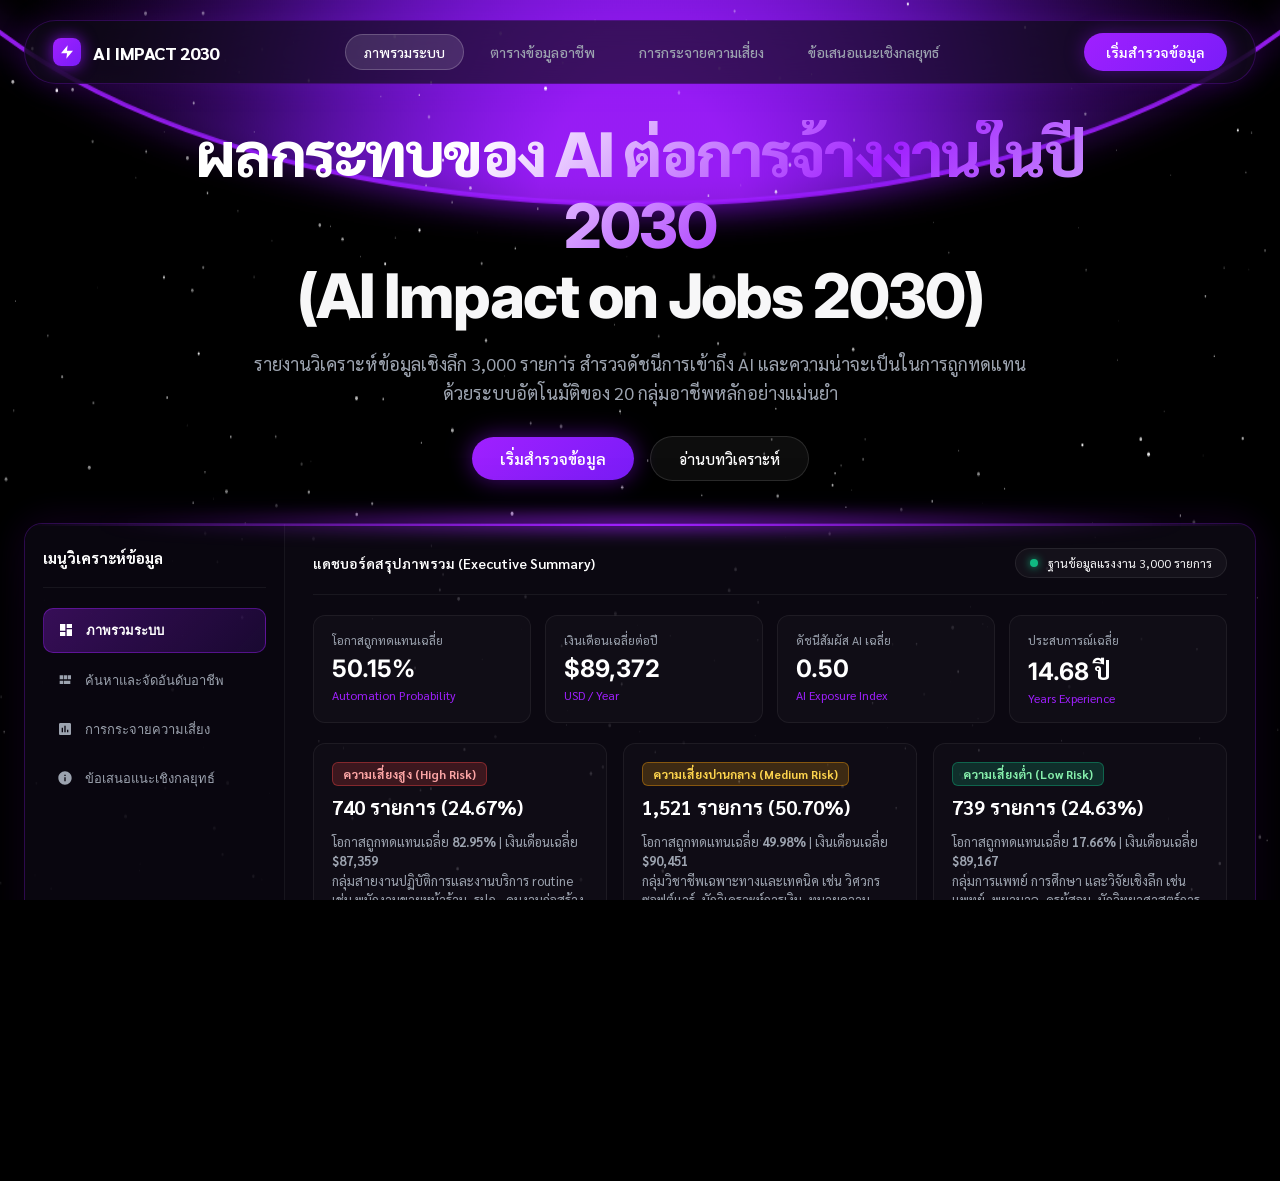
<file: 3.html>
<!doctype html>
<html lang="th">
  <head>
    <meta charset="UTF-8" />
    <meta name="viewport" content="width=device-width, initial-scale=1.0" />
    <title>ผลกระทบของ AI ต่อการจ้างงานในปี 2030 (AI Impact on Jobs 2030)</title>

    <!-- Google Fonts: Inter & Sarabun -->
    <link rel="preconnect" href="https://fonts.googleapis.com" />
    <link rel="preconnect" href="https://fonts.gstatic.com" crossorigin />
    <link
      href="https://fonts.googleapis.com/css2?family=Inter:wght@400;500;600;700;800;900&family=Sarabun:wght@300;400;500;600;700&display=swap"
      rel="stylesheet"
    />

    <style>
      /* RESET & BASE STYLES */
      *,
      *::before,
      *::after {
        box-sizing: border-box;
        margin: 0;
        padding: 0;
      }

      :root {
        --bg-black: #000000;
        --text-main: #f7f7f8;
        --text-muted: #9ca3af;
        --violet-primary: #9312ff;
        --violet-bright: #a020ff;
        --violet-dark: #7a1cf8;
        --green-accent: #10b981;
        --red-accent: #ef4444;
        --amber-accent: #f59e0b;
        --glass-bg: rgba(14, 11, 22, 0.8);
        --glass-border: rgba(147, 18, 255, 0.25);
        --font-body: "Sarabun", "Inter", sans-serif;
        --font-display: "Inter", "Sarabun", sans-serif;
      }

      html,
      body {
        width: 100%;
        height: 100%;
        background-color: var(--bg-black);
        color: var(--text-main);
        font-family: var(--font-body);
        overflow-x: hidden;
        -webkit-font-smoothing: antialiased;
      }

      .viewport-stage {
        position: relative;
        width: 100vw;
        min-height: 100vh;
        display: flex;
        flex-direction: column;
        align-items: center;
        justify-content: flex-start;
        overflow: hidden;
        background: #000;
      }

      /* STARFIELD CANVAS */
      #starsCanvas {
        position: absolute;
        top: 0;
        left: 0;
        width: 100%;
        height: 100%;
        z-index: 1;
        pointer-events: none;
      }

      /* PLANET GLOW VIDEO LAYER */
      .planet-video-container {
        position: absolute;
        top: 0;
        left: 50%;
        transform: translateX(-50%);
        width: 100%;
        max-width: 1672px;
        height: 717px;
        z-index: 2;
        pointer-events: none;
        mix-blend-mode: screen;
        opacity: 0;
        transition: opacity 0.8s ease-in-out;
      }

      .planet-video-container.loaded {
        opacity: 1;
      }

      .planet-video {
        width: 100%;
        height: 100%;
        object-fit: cover;
        object-position: top center;
      }

      #planetCanvasFallback {
        position: absolute;
        top: 0;
        left: 50%;
        transform: translateX(-50%);
        width: 100%;
        max-width: 1672px;
        height: 600px;
        z-index: 2;
        pointer-events: none;
        mix-blend-mode: screen;
      }

      /* HERO STRUCTURE */
      .hero-layout {
        position: relative;
        z-index: 10;
        width: 100%;
        max-width: 1400px;
        padding: 20px 24px 40px 24px;
        display: flex;
        flex-direction: column;
        align-items: center;
      }

      /* TOP NAVBAR */
      .navbar {
        width: 100%;
        display: flex;
        align-items: center;
        justify-content: space-between;
        padding: 12px 28px;
        background: rgba(14, 12, 22, 0.65);
        backdrop-filter: blur(20px);
        -webkit-backdrop-filter: blur(20px);
        border: 1px solid var(--glass-border);
        border-radius: 100px;
        margin-bottom: 36px;
        box-shadow: 0 0 30px rgba(147, 18, 255, 0.15);
        animation: fadeInDown 0.8s ease forwards;
      }

      .nav-brand {
        display: flex;
        align-items: center;
        gap: 12px;
        font-weight: 800;
        font-size: 18px;
        letter-spacing: -0.02em;
        color: #fff;
      }

      .nav-logo-bolt {
        width: 28px;
        height: 28px;
        background: linear-gradient(
          135deg,
          var(--violet-bright),
          var(--violet-dark)
        );
        border-radius: 8px;
        display: flex;
        align-items: center;
        justify-content: center;
        box-shadow: 0 0 16px rgba(147, 18, 255, 0.8);
      }

      .nav-logo-bolt svg {
        width: 16px;
        height: 16px;
        fill: #ffffff;
      }

      .nav-menu {
        display: flex;
        align-items: center;
        gap: 8px;
        list-style: none;
      }

      .nav-pill {
        background: transparent;
        border: none;
        color: var(--text-muted);
        font-family: var(--font-body);
        font-size: 14px;
        font-weight: 500;
        padding: 8px 18px;
        border-radius: 100px;
        cursor: pointer;
        transition: all 0.25s ease;
      }

      .nav-pill:hover {
        color: var(--text-main);
        background: rgba(255, 255, 255, 0.06);
      }

      .nav-pill.active {
        color: #fff;
        background: rgba(255, 255, 255, 0.12);
        border: 1px solid rgba(255, 255, 255, 0.2);
      }

      .nav-cta {
        background: linear-gradient(
          135deg,
          var(--violet-bright),
          var(--violet-dark)
        );
        color: #fff;
        font-family: var(--font-body);
        font-size: 14px;
        font-weight: 600;
        padding: 10px 22px;
        border-radius: 100px;
        border: none;
        cursor: pointer;
        box-shadow: 0 0 20px rgba(147, 18, 255, 0.4);
        transition: all 0.3s ease;
      }

      .nav-cta:hover {
        box-shadow: 0 0 32px rgba(160, 32, 255, 0.8);
        transform: translateY(-1px);
      }

      /* HERO HEADLINE */
      .hero-text-block {
        text-align: center;
        max-width: 920px;
        margin-bottom: 32px;
      }

      .hero-headline {
        font-family: var(--font-display);
        font-size: clamp(34px, 4.8vw, 64px);
        font-weight: 800;
        line-height: 1.15;
        letter-spacing: -0.03em;
        margin-bottom: 18px;
        animation: fadeInUp 0.9s ease forwards;
      }

      .gradient-text {
        background: linear-gradient(
          135deg,
          #ffffff 30%,
          var(--violet-bright) 70%,
          #d8b4fe 100%
        );
        -webkit-background-clip: text;
        -webkit-text-fill-color: transparent;
        display: inline-block;
      }

      .hero-lede {
        font-size: clamp(15px, 1.8vw, 18px);
        color: var(--text-muted);
        line-height: 1.6;
        max-width: 800px;
        margin: 0 auto 28px auto;
        font-weight: 400;
        animation: fadeInUp 1s ease forwards;
      }

      .hero-action-buttons {
        display: flex;
        align-items: center;
        justify-content: center;
        gap: 16px;
        animation: fadeInUp 1.1s ease forwards;
      }

      .btn-violet {
        background: linear-gradient(
          135deg,
          var(--violet-bright),
          var(--violet-dark)
        );
        color: #fff;
        font-family: var(--font-body);
        font-size: 15px;
        font-weight: 600;
        padding: 12px 28px;
        border-radius: 100px;
        border: none;
        cursor: pointer;
        box-shadow: 0 0 24px rgba(147, 18, 255, 0.5);
        transition: all 0.3s ease;
      }

      .btn-violet:hover {
        box-shadow: 0 0 40px rgba(160, 32, 255, 0.9);
        transform: translateY(-2px);
      }

      .btn-dark {
        background: rgba(255, 255, 255, 0.05);
        color: #fff;
        font-family: var(--font-body);
        font-size: 15px;
        font-weight: 500;
        padding: 12px 28px;
        border-radius: 100px;
        border: 1px solid rgba(255, 255, 255, 0.12);
        cursor: pointer;
        transition: all 0.3s ease;
      }

      .btn-dark:hover {
        background: rgba(255, 255, 255, 0.1);
        border-color: rgba(255, 255, 255, 0.25);
      }

      /* DASHBOARD CONTAINER */
      .dashboard-wrapper {
        position: relative;
        width: 100%;
        max-width: 1260px;
        margin-top: 10px;
        animation: slideUpDashboard 1.2s cubic-bezier(0.16, 1, 0.3, 1) forwards;
      }

      .dashboard-top-glow {
        position: absolute;
        top: -12px;
        left: 50%;
        transform: translateX(-50%);
        width: 90%;
        height: 24px;
        background: radial-gradient(
          ellipse at center,
          rgba(160, 32, 255, 0.8) 0%,
          rgba(147, 18, 255, 0) 70%
        );
        pointer-events: none;
        z-index: 12;
        filter: blur(8px);
      }

      .dashboard-glass-panel {
        position: relative;
        z-index: 10;
        background: var(--glass-bg);
        backdrop-filter: blur(30px);
        -webkit-backdrop-filter: blur(30px);
        border: 1px solid var(--glass-border);
        border-radius: 18px;
        overflow: hidden;
        box-shadow:
          0 30px 80px rgba(0, 0, 0, 0.8),
          0 0 40px rgba(147, 18, 255, 0.15);
        display: grid;
        grid-template-columns: 260px 1fr;
        min-height: 600px;
      }

      .dashboard-glass-panel::before {
        content: "";
        position: absolute;
        top: 0;
        left: 0;
        right: 0;
        height: 2px;
        background: linear-gradient(
          90deg,
          transparent 0%,
          var(--violet-bright) 50%,
          transparent 100%
        );
        z-index: 15;
      }

      /* DASHBOARD SIDEBAR */
      .dash-sidebar {
        background: rgba(8, 6, 14, 0.65);
        border-right: 1px solid rgba(255, 255, 255, 0.06);
        padding: 24px 18px;
        display: flex;
        flex-direction: column;
        justify-content: space-between;
      }

      .sidebar-brand-head {
        display: flex;
        align-items: center;
        justify-content: space-between;
        padding-bottom: 20px;
        border-bottom: 1px solid rgba(255, 255, 255, 0.06);
        margin-bottom: 20px;
      }

      .sidebar-title {
        font-size: 15px;
        font-weight: 700;
        color: #fff;
      }

      .sidebar-menu-list {
        list-style: none;
        display: flex;
        flex-direction: column;
        gap: 6px;
      }

      .sidebar-item {
        display: flex;
        align-items: center;
        gap: 12px;
        padding: 11px 14px;
        border-radius: 10px;
        color: var(--text-muted);
        font-size: 13px;
        font-weight: 500;
        cursor: pointer;
        transition: all 0.2s ease;
        background: transparent;
        border: none;
        width: 100%;
        text-align: left;
      }

      .sidebar-item:hover {
        color: #fff;
        background: rgba(255, 255, 255, 0.04);
      }

      .sidebar-item.active {
        color: #fff;
        background: linear-gradient(
          135deg,
          rgba(160, 32, 255, 0.3),
          rgba(122, 28, 248, 0.15)
        );
        border: 1px solid rgba(160, 32, 255, 0.4);
        font-weight: 600;
      }

      .sidebar-item svg {
        width: 16px;
        height: 16px;
        fill: currentColor;
      }

      .sidebar-promo-card {
        background: linear-gradient(
          135deg,
          rgba(147, 18, 255, 0.15),
          rgba(18, 12, 30, 0.8)
        );
        border: 1px solid rgba(160, 32, 255, 0.3);
        border-radius: 12px;
        padding: 16px;
        margin-top: 20px;
      }

      .promo-title {
        font-size: 13px;
        font-weight: 700;
        color: #fff;
        margin-bottom: 4px;
      }

      .promo-sub {
        font-size: 11px;
        color: var(--text-muted);
        margin-bottom: 12px;
        line-height: 1.4;
      }

      .promo-btn {
        width: 100%;
        background: var(--violet-bright);
        color: #fff;
        border: none;
        border-radius: 6px;
        padding: 7px;
        font-size: 12px;
        font-weight: 600;
        cursor: pointer;
      }

      /* DASHBOARD MAIN CONTENT */
      .dash-main {
        padding: 24px 28px;
        display: flex;
        flex-direction: column;
        gap: 20px;
        overflow-y: auto;
        max-height: 740px;
      }

      .dash-topbar {
        display: flex;
        align-items: center;
        justify-content: space-between;
        padding-bottom: 16px;
        border-bottom: 1px solid rgba(255, 255, 255, 0.06);
      }

      .dash-user-badge {
        display: flex;
        align-items: center;
        gap: 10px;
        background: rgba(255, 255, 255, 0.04);
        padding: 6px 14px;
        border-radius: 100px;
        border: 1px solid rgba(255, 255, 255, 0.08);
        font-size: 12px;
        color: var(--text-main);
      }

      .user-avatar-dot {
        width: 8px;
        height: 8px;
        border-radius: 50%;
        background: var(--green-accent);
        box-shadow: 0 0 8px var(--green-accent);
      }

      /* TAB VIEWS */
      .tab-view {
        display: none;
        animation: fadeIn 0.3s ease forwards;
      }

      .tab-view.active {
        display: flex;
        flex-direction: column;
        gap: 20px;
      }

      /* STATS METRICS CARDS */
      .stats-row {
        display: grid;
        grid-template-columns: repeat(auto-fit, minmax(200px, 1fr));
        gap: 14px;
      }

      .stat-card {
        background: rgba(255, 255, 255, 0.025);
        border: 1px solid rgba(255, 255, 255, 0.06);
        border-radius: 12px;
        padding: 16px 18px;
      }

      .stat-lbl {
        font-size: 12px;
        color: var(--text-muted);
        margin-bottom: 6px;
      }

      .stat-val {
        font-size: 24px;
        font-weight: 700;
        color: #fff;
        font-family: var(--font-display);
      }

      .stat-sub {
        font-size: 12px;
        margin-top: 4px;
        color: var(--violet-bright);
      }

      /* SUMMARY CARDS GRID */
      .grid-3col {
        display: grid;
        grid-template-columns: repeat(auto-fit, minmax(260px, 1fr));
        gap: 16px;
        width: 100%;
      }

      .info-card {
        background: rgba(255, 255, 255, 0.02);
        border: 1px solid rgba(255, 255, 255, 0.06);
        border-radius: 12px;
        padding: 18px;
        display: flex;
        flex-direction: column;
        gap: 12px;
      }

      /* EDUCATION GRID */
      .edu-grid {
        display: grid;
        grid-template-columns: repeat(auto-fit, minmax(180px, 1fr));
        gap: 12px;
      }

      .edu-card {
        background: rgba(255, 255, 255, 0.02);
        border: 1px solid rgba(255, 255, 255, 0.05);
        border-radius: 10px;
        padding: 14px;
        text-align: center;
      }

      .edu-count {
        font-size: 20px;
        font-weight: 700;
        color: var(--violet-bright);
        margin-top: 4px;
      }

      /* TABLE STYLING */
      .table-responsive {
        width: 100%;
        overflow-x: auto;
        border-radius: 12px;
        border: 1px solid rgba(255, 255, 255, 0.08);
      }

      table {
        width: 100%;
        border-collapse: collapse;
        text-align: left;
        font-size: 13px;
      }

      th {
        background: rgba(255, 255, 255, 0.04);
        color: var(--text-muted);
        font-weight: 600;
        padding: 12px 14px;
        border-bottom: 1px solid rgba(255, 255, 255, 0.08);
        white-space: nowrap;
      }

      td {
        padding: 12px 14px;
        border-bottom: 1px solid rgba(255, 255, 255, 0.04);
        color: var(--text-main);
        white-space: nowrap;
      }

      tbody tr:hover {
        background: rgba(147, 18, 255, 0.06);
      }

      /* BADGES */
      .badge {
        display: inline-block;
        padding: 4px 10px;
        border-radius: 6px;
        font-size: 12px;
        font-weight: 700;
        line-height: 1.2;
        width: fit-content;
      }

      .badge-high {
        background: rgba(239, 68, 68, 0.2);
        color: #fca5a5;
        border: 1px solid rgba(239, 68, 68, 0.4);
      }

      .badge-medium {
        background: rgba(245, 158, 11, 0.2);
        color: #fcd34d;
        border: 1px solid rgba(245, 158, 11, 0.4);
      }

      .badge-low {
        background: rgba(16, 185, 129, 0.2);
        color: #86efac;
        border: 1px solid rgba(16, 185, 129, 0.4);
      }

      /* FILTER & CONTROLS */
      .ctrl-bar {
        display: flex;
        gap: 12px;
        flex-wrap: wrap;
        justify-content: space-between;
        align-items: center;
      }

      .input-field,
      .select-field {
        background: rgba(255, 255, 255, 0.04);
        border: 1px solid rgba(255, 255, 255, 0.1);
        border-radius: 8px;
        padding: 8px 14px;
        color: #fff;
        font-family: var(--font-body);
        font-size: 13px;
        outline: none;
      }

      .input-field:focus,
      .select-field:focus {
        border-color: var(--violet-bright);
      }

      .select-field option {
        background-color: #ffffff !important;
        color: #000000 !important;
        font-weight: 600;
      }

      /* CHART SVG BARS */
      .chart-panel-box {
        background: rgba(255, 255, 255, 0.02);
        border: 1px solid rgba(255, 255, 255, 0.06);
        border-radius: 12px;
        padding: 20px;
      }

      .bar-row {
        display: flex;
        align-items: center;
        gap: 12px;
        margin-bottom: 10px;
        font-size: 12px;
      }

      .bar-lbl {
        width: 200px;
        color: var(--text-main);
        white-space: nowrap;
        overflow: hidden;
        text-overflow: ellipsis;
      }

      .bar-track {
        flex: 1;
        height: 12px;
        background: rgba(255, 255, 255, 0.05);
        border-radius: 6px;
        overflow: hidden;
        position: relative;
      }

      .bar-fill {
        height: 100%;
        border-radius: 6px;
        transition: width 0.8s ease;
      }

      .bar-val {
        width: 55px;
        text-align: right;
        font-weight: 700;
        color: var(--violet-bright);
      }

      /* EXECUTIVE INSIGHTS FORMATTING */
      .insight-card {
        background: rgba(255, 255, 255, 0.02);
        border: 1px solid rgba(255, 255, 255, 0.06);
        border-radius: 12px;
        padding: 20px;
        line-height: 1.7;
        color: #d1d5db;
        font-size: 14px;
      }

      .insight-card h4 {
        color: #fff;
        font-size: 16px;
        margin-bottom: 10px;
        border-bottom: 1px solid rgba(255, 255, 255, 0.08);
        padding-bottom: 8px;
      }

      /* ANIMATIONS */
      @keyframes fadeInUp {
        from {
          opacity: 0;
          transform: translateY(20px);
        }
        to {
          opacity: 1;
          transform: translateY(0);
        }
      }

      @keyframes fadeInDown {
        from {
          opacity: 0;
          transform: translateY(-20px);
        }
        to {
          opacity: 1;
          transform: translateY(0);
        }
      }

      @keyframes slideUpDashboard {
        from {
          opacity: 0;
          transform: translateY(60px);
        }
        to {
          opacity: 1;
          transform: translateY(0);
        }
      }

      @keyframes fadeIn {
        from {
          opacity: 0;
        }
        to {
          opacity: 1;
        }
      }

      /* RESPONSIVE LAYOUT */
      @media (max-width: 900px) {
        .dashboard-glass-panel {
          grid-template-columns: 1fr;
        }
        .dash-sidebar {
          border-right: none;
          border-bottom: 1px solid rgba(255, 255, 255, 0.08);
        }
        .sidebar-menu-list {
          flex-direction: row;
          overflow-x: auto;
        }
        .sidebar-item {
          white-space: nowrap;
        }
        .sidebar-promo-card {
          display: none;
        }
        .nav-menu {
          display: none;
        }
        .hero-headline {
          font-size: 30px;
        }
        .bar-lbl {
          width: 140px;
        }
      }
    </style>
  </head>
  <body>
    <div class="viewport-stage">
      <!-- STARFIELD CANVAS -->
      <canvas id="starsCanvas"></canvas>

      <!-- PLANET GLOW VIDEO OVERLAY -->
      <div class="planet-video-container" id="planetVideoContainer">
        <video
          class="planet-video"
          id="planetVideo"
          autoplay
          muted
          loop
          playsinline
        >
          <source
            src="https://d2ol7oe51mr4n9.cloudfront.net/user_38xzZboKViGWJOttwIXH07lWA1P/e859f229-8ebd-43fb-a5a0-58006ba75327.mp4"
            type="video/mp4"
          />
        </video>
      </div>

      <!-- FALLBACK CANVAS PLANET RIM -->
      <canvas id="planetCanvasFallback"></canvas>

      <div class="hero-layout">
        <!-- TOP NAVBAR -->
        <nav class="navbar">
          <div class="nav-brand">
            <div class="nav-logo-bolt">
              <svg viewBox="0 0 24 24">
                <path d="M13 2L3 14h9l-1 8 10-12h-9l1-8z" />
              </svg>
            </div>
            <span>AI IMPACT 2030</span>
          </div>

          <ul class="nav-menu">
            <li>
              <button
                class="nav-pill active"
                onclick="switchDashboardTab('overview')"
              >
                ภาพรวมระบบ
              </button>
            </li>
            <li>
              <button class="nav-pill" onclick="switchDashboardTab('table')">
                ตารางข้อมูลอาชีพ
              </button>
            </li>
            <li>
              <button class="nav-pill" onclick="switchDashboardTab('charts')">
                การกระจายความเสี่ยง
              </button>
            </li>
            <li>
              <button class="nav-pill" onclick="switchDashboardTab('insights')">
                ข้อเสนอแนะเชิงกลยุทธ์
              </button>
            </li>
          </ul>

          <!-- ปุ่มบน Navbar: กดแล้วสลับไปยังแท็บตารางข้อมูลภายในเว็บ -->
          <button class="nav-cta" onclick="switchDashboardTab('table')">
            เริ่มสำรวจข้อมูล
          </button>
        </nav>

        <!-- HERO HEADLINE SECTION -->
        <div class="hero-text-block">
          <h1 class="hero-headline">
            <span class="gradient-text"
              >ผลกระทบของ AI ต่อการจ้างงานในปี 2030</span
            ><br />
            (AI Impact on Jobs 2030)
          </h1>
          <p class="hero-lede">
            รายงานวิเคราะห์ข้อมูลเชิงลึก 3,000 รายการ สำรวจดัชนีการเข้าถึง AI
            และความน่าจะเป็นในการถูกทดแทนด้วยระบบอัตโนมัติของ 20
            กลุ่มอาชีพหลักอย่างแม่นยำ
          </p>
          <div class="hero-action-buttons">
            <!-- ปุ่มใหญ่กลาง Hero: กดแล้วสลับไปยังแท็บตารางข้อมูลภายในเว็บ -->
            <button class="btn-violet" onclick="switchDashboardTab('table')">
              เริ่มสำรวจข้อมูล
            </button>
            <button class="btn-dark" onclick="switchDashboardTab('insights')">
              อ่านบทวิเคราะห์
            </button>
          </div>
        </div>

        <!-- GLASS DASHBOARD PANEL -->
        <div class="dashboard-wrapper">
          <div class="dashboard-top-glow"></div>

          <div class="dashboard-glass-panel">
            <!-- DASHBOARD SIDEBAR -->
            <aside class="dash-sidebar">
              <div>
                <div class="sidebar-brand-head">
                  <span class="sidebar-title">เมนูวิเคราะห์ข้อมูล</span>
                </div>

                <ul class="sidebar-menu-list">
                  <li>
                    <button
                      class="sidebar-item active"
                      id="side-overview"
                      onclick="switchDashboardTab('overview')"
                    >
                      <svg viewBox="0 0 24 24">
                        <path
                          d="M3 13h8V3H3v10zm0 8h8v-6H3v6zm10 0h8v-10h-8v10zm0-18v6h8V3h-8z"
                        />
                      </svg>
                      <span>ภาพรวมระบบ</span>
                    </button>
                  </li>
                  <li>
                    <button
                      class="sidebar-item"
                      id="side-table"
                      onclick="switchDashboardTab('table')"
                    >
                      <svg viewBox="0 0 24 24">
                        <path
                          d="M4 11h5V5H4v6zm0 7h5v-5H4v5zm6 0h10v-5H10v5zm6-13v6h5V5h-5zm-6 6h5V5h-5v6z"
                        />
                      </svg>
                      <span>ค้นหาและจัดอันดับอาชีพ</span>
                    </button>
                  </li>
                  <li>
                    <button
                      class="sidebar-item"
                      id="side-charts"
                      onclick="switchDashboardTab('charts')"
                    >
                      <svg viewBox="0 0 24 24">
                        <path
                          d="M19 3H5c-1.1 0-2 .9-2 2v14c0 1.1.9 2 2 2h14c1.1 0 2-.9 2-2V5c0-1.1-.9-2-2-2zM9 17H7v-7h2v7zm4 0h-2v-10h2v10zm4 0h-2v-4h2v4z"
                        />
                      </svg>
                      <span>การกระจายความเสี่ยง</span>
                    </button>
                  </li>
                  <li>
                    <button
                      class="sidebar-item"
                      id="side-insights"
                      onclick="switchDashboardTab('insights')"
                    >
                      <svg viewBox="0 0 24 24">
                        <path
                          d="M12 2C6.48 2 2 6.48 2 12s4.48 10 10 10 10-4.48 10-10S17.52 2 12 2zm1 15h-2v-6h2v6zm0-8h-2V7h2v2z"
                        />
                      </svg>
                      <span>ข้อเสนอแนะเชิงกลยุทธ์</span>
                    </button>
                  </li>
                </ul>
              </div>

              <div class="sidebar-promo-card">
                <div class="promo-title">รายงานฉบับเต็ม 2030</div>
                <div class="promo-sub">
                  อัปเดตสถิติจากการจำลองแบบ 3,000 ตัวอย่างล่าสุด
                </div>
                <button
                  class="promo-btn"
                  onclick="switchDashboardTab('insights')"
                >
                  ดูบทวิเคราะห์
                </button>
              </div>
            </aside>

            <!-- DASHBOARD MAIN PANEL -->
            <main class="dash-main">
              <div class="dash-topbar">
                <div
                  style="font-size: 14px; font-weight: 600; color: #fff"
                  id="tabHeadingTitle"
                >
                  แดชบอร์ดสรุปภาพรวม (Executive Summary)
                </div>
                <div class="dash-user-badge">
                  <div class="user-avatar-dot"></div>
                  <span>ฐานข้อมูลแรงงาน 3,000 รายการ</span>
                </div>
              </div>

              <!-- TAB 1: OVERVIEW -->
              <div id="view-overview" class="tab-view active">
                <div class="stats-row">
                  <div class="stat-card">
                    <div class="stat-lbl">โอกาสถูกทดแทนเฉลี่ย</div>
                    <div class="stat-val">50.15%</div>
                    <div class="stat-sub">Automation Probability</div>
                  </div>
                  <div class="stat-card">
                    <div class="stat-lbl">เงินเดือนเฉลี่ยต่อปี</div>
                    <div class="stat-val">$89,372</div>
                    <div class="stat-sub">USD / Year</div>
                  </div>
                  <div class="stat-card">
                    <div class="stat-lbl">ดัชนีสัมผัส AI เฉลี่ย</div>
                    <div class="stat-val">0.50</div>
                    <div class="stat-sub">AI Exposure Index</div>
                  </div>
                  <div class="stat-card">
                    <div class="stat-lbl">ประสบการณ์เฉลี่ย</div>
                    <div class="stat-val">14.68 ปี</div>
                    <div class="stat-sub">Years Experience</div>
                  </div>
                </div>

                <!-- RISK DISTRIBUTION SUMMARY CARDS -->
                <div class="grid-3col">
                  <div class="info-card">
                    <div
                      style="display: flex; flex-direction: column; gap: 8px"
                    >
                      <span class="badge badge-high"
                        >ความเสี่ยงสูง (High Risk)</span
                      >
                      <span
                        style="font-size: 20px; font-weight: 700; color: #fff"
                      >
                        740 รายการ (24.67%)
                      </span>
                    </div>
                    <p
                      style="
                        font-size: 13px;
                        color: var(--text-muted);
                        line-height: 1.5;
                      "
                    >
                      โอกาสถูกทดแทนเฉลี่ย <strong>82.95%</strong> |
                      เงินเดือนเฉลี่ย <strong>$87,359</strong><br />
                      กลุ่มสายงานปฏิบัติการและงานบริการ routine เช่น
                      พนักงานขายหน้าร้าน, รปภ., คนงานก่อสร้าง, สนับสนุนลูกค้า,
                      คนขับรถบรรทุก
                    </p>
                  </div>

                  <div class="info-card">
                    <div
                      style="display: flex; flex-direction: column; gap: 8px"
                    >
                      <span class="badge badge-medium"
                        >ความเสี่ยงปานกลาง (Medium Risk)</span
                      >
                      <span
                        style="font-size: 20px; font-weight: 700; color: #fff"
                      >
                        1,521 รายการ (50.70%)
                      </span>
                    </div>
                    <p
                      style="
                        font-size: 13px;
                        color: var(--text-muted);
                        line-height: 1.5;
                      "
                    >
                      โอกาสถูกทดแทนเฉลี่ย <strong>49.98%</strong> |
                      เงินเดือนเฉลี่ย <strong>$90,451</strong><br />
                      กลุ่มวิชาชีพเฉพาะทางและเทคนิค เช่น วิศวกรซอฟต์แวร์,
                      นักวิเคราะห์การเงิน, ทนายความ, เชฟ, นักออกแบบ
                    </p>
                  </div>

                  <div class="info-card">
                    <div
                      style="display: flex; flex-direction: column; gap: 8px"
                    >
                      <span class="badge badge-low"
                        >ความเสี่ยงต่ำ (Low Risk)</span
                      >
                      <span
                        style="font-size: 20px; font-weight: 700; color: #fff"
                      >
                        739 รายการ (24.63%)
                      </span>
                    </div>
                    <p
                      style="
                        font-size: 13px;
                        color: var(--text-muted);
                        line-height: 1.5;
                      "
                    >
                      โอกาสถูกทดแทนเฉลี่ย <strong>17.66%</strong> |
                      เงินเดือนเฉลี่ย <strong>$89,167</strong><br />
                      กลุ่มการแพทย์ การศึกษา และวิจัยเชิงลึก เช่น แพทย์, พยาบาล,
                      ครูผู้สอน, นักวิทยาศาสตร์การวิจัย, วิศวกร AI
                    </p>
                  </div>
                </div>

                <!-- EDUCATION BREAKDOWN -->
                <div class="chart-panel-box">
                  <div
                    style="
                      font-size: 14px;
                      font-weight: 700;
                      color: #fff;
                      margin-bottom: 12px;
                    "
                  >
                    การกระจายตัวตามระดับการศึกษา (Education Level Breakdown)
                  </div>
                  <div class="edu-grid">
                    <div class="edu-card">
                      <div style="font-size: 12px; color: var(--text-muted)">
                        High School
                      </div>
                      <div class="edu-count">784 รายการ</div>
                    </div>
                    <div class="edu-card">
                      <div style="font-size: 12px; color: var(--text-muted)">
                        Bachelor's Degree
                      </div>
                      <div class="edu-count">765 รายการ</div>
                    </div>
                    <div class="edu-card">
                      <div style="font-size: 12px; color: var(--text-muted)">
                        Master's Degree
                      </div>
                      <div class="edu-count">735 รายการ</div>
                    </div>
                    <div class="edu-card">
                      <div style="font-size: 12px; color: var(--text-muted)">
                        PhD
                      </div>
                      <div class="edu-count">716 รายการ</div>
                    </div>
                  </div>
                </div>
              </div>

              <!-- TAB 2: JOBS TABLE -->
              <div id="view-table" class="tab-view">
                <div class="ctrl-bar">
                  <input
                    type="text"
                    id="searchInput"
                    class="input-field"
                    placeholder="ค้นหาชื่ออาชีพ (ไทย/Eng)..."
                    style="width: 260px"
                    oninput="renderTable()"
                  />
                  <div style="display: flex; gap: 10px">
                    <select
                      id="riskFilter"
                      class="select-field"
                      onchange="renderTable()"
                    >
                      <option value="ALL">ความเสี่ยงทั้งหมด</option>
                      <option value="High">ความเสี่ยงสูง (High)</option>
                      <option value="Medium">ความเสี่ยงปานกลาง (Medium)</option>
                      <option value="Low">ความเสี่ยงต่ำ (Low)</option>
                    </select>
                    <select
                      id="sortOrder"
                      class="select-field"
                      onchange="renderTable()"
                    >
                      <option value="prob_desc">
                        โอกาสถูกแทนที่: สูง ไป ต่ำ
                      </option>
                      <option value="prob_asc">
                        โอกาสถูกแทนที่: ต่ำ ไป สูง
                      </option>
                      <option value="salary_desc">
                        เงินเดือนเฉลี่ย: สูง ไป ต่ำ
                      </option>
                    </select>
                  </div>
                </div>

                <div class="table-responsive">
                  <table>
                    <thead>
                      <tr>
                        <th>ชื่ออาชีพ</th>
                        <th>โอกาสถูกทดแทน (2030)</th>
                        <th>เงินเดือนเฉลี่ย (USD)</th>
                        <th>ดัชนีสัมผัส AI</th>
                        <th>อัตราเติบโตเทคโนโลยี</th>
                        <th>ระดับความเสี่ยง</th>
                      </tr>
                    </thead>
                    <tbody id="jobTableBody">
                      <!-- Javascript populates table rows -->
                    </tbody>
                  </table>
                </div>
              </div>

              <!-- TAB 3: CHARTS -->
              <div id="view-charts" class="tab-view">
                <div class="chart-panel-box">
                  <div
                    style="
                      font-size: 14px;
                      font-weight: 700;
                      color: #fff;
                      margin-bottom: 16px;
                    "
                  >
                    เปรียบเทียบโอกาสถูกทดแทนด้วยระบบอัตโนมัติ (Automation
                    Probability 2030)
                  </div>
                  <div id="barChartContainer">
                    <!-- Generated by JS -->
                  </div>
                </div>
              </div>

              <!-- TAB 4: INSIGHTS -->
              <div id="view-insights" class="tab-view">
                <div class="insight-card">
                  <h4>1. สรุปกลุ่มงานที่เสี่ยงสูงที่สุด (High Risk > 80%)</h4>
                  <p>
                    อาชีพในกลุ่มบริการ งานหน้าร้าน และงานปฏิบัติตามรูปแบบซ้ำๆ
                    ได้แก่ พนักงานขายหน้าร้าน (83.47%), พนักงานรักษาความปลอดภัย
                    (83.31%), คนงานก่อสร้าง (82.60%), พนักงานสนับสนุนลูกค้า
                    (82.53%) และพนักงานขับรถบรรทุก (81.86%)
                    ถูกประเมินว่ามีความเสี่ยงสูงที่สุด
                    เนื่องจากสามารถแทนที่ด้วยซอฟต์แวร์อัตโนมัติ
                    หุ่นยนต์อุตสาหกรรม และระบบ AI สนับสนุนได้อย่างสมบูรณ์
                  </p>
                </div>

                <div class="insight-card">
                  <h4>2. สรุปกลุ่มงานที่เสี่ยงต่ำที่สุด (Low Risk < 20%)</h4>
                  <p>
                    กลุ่มการแพทย์ การศึกษา และงานวิจัยเชิงลึก เช่น วิศวกร AI
                    (17.22%), นักวิทยาศาสตร์การวิจัย (17.42%), พยาบาล (17.56%),
                    ครู/ผู้สอน (17.58%) และแพทย์ (17.67%) มีความเสี่ยงต่ำที่สุด
                    เนื่องจากเป็นกลุ่มงานที่ต้องอาศัยทักษะการตัดสินใจเชิงจริยธรรม
                    ความเห็นอกเห็นใจมนุษย์ (Empathy)
                    และการสร้างสรรค์นวัตกรรมใหม่ที่ AI ไม่สามารถเลียนแบบได้
                  </p>
                </div>

                <div class="insight-card">
                  <h4>
                    3. ข้อสังเกตเชิงนโยบายและทักษะแห่งอนาคต (AI-Augmentation)
                  </h4>
                  <p>
                    ข้อมูลแสดงให้เห็นว่าระดับการศึกษาและอัตราเงินเดือนไม่ได้แปรผันตรงกับความปลอดภัยจาก
                    AI เสมอไป โดยอาชีพที่มีค่าตอบแทนสูง เช่น ทนายความ
                    หรือนักวิเคราะห์การเงิน ยังคงมีดัชนีสัมผัส AI
                    อยู่ในระดับปานกลาง (48-52%)
                    ดังนั้นกลยุทธ์สำคัญสำหรับองค์กรและบุคลากรคือการมุ่งเน้นการพัฒนาทักษะ
                    **AI-Augmentation** หรือการใช้ AI เสริมประสิทธิภาพในการทำงาน
                  </p>
                </div>
              </div>
            </main>
          </div>
        </div>
      </div>
    </div>

    <script>
      /* DATASET (20 JOB TITLES SUMMARIZED FROM 3,000 RECORDS) */
      const JOBS_DATA = [
        {
          id: 1,
          title_th: "พนักงานขายหน้าร้าน (Retail Worker)",
          title_en: "Retail Worker",
          auto_prob: 0.83471,
          salary: 87208,
          exposure: 0.505548,
          tech_growth: 0.997161,
          risk: "High",
        },
        {
          id: 2,
          title_th: "พนักงานรักษาความปลอดภัย (Security Guard)",
          title_en: "Security Guard",
          auto_prob: 0.833052,
          salary: 87290,
          exposure: 0.515,
          tech_growth: 0.986558,
          risk: "High",
        },
        {
          id: 3,
          title_th: "คนงานก่อสร้าง (Construction Worker)",
          title_en: "Construction Worker",
          auto_prob: 0.825962,
          salary: 90800,
          exposure: 0.504808,
          tech_growth: 0.998397,
          risk: "High",
        },
        {
          id: 4,
          title_th: "พนักงานสนับสนุนลูกค้า (Customer Support)",
          title_en: "Customer Support",
          auto_prob: 0.825263,
          salary: 87487,
          exposure: 0.501504,
          tech_growth: 0.991353,
          risk: "High",
        },
        {
          id: 5,
          title_th: "พนักงานขับรถบรรทุก (Truck Driver)",
          title_en: "Truck Driver",
          auto_prob: 0.818627,
          salary: 84520,
          exposure: 0.520131,
          tech_growth: 1.026797,
          risk: "High",
        },
        {
          id: 6,
          title_th: "นักออกแบบกราฟิก (Graphic Designer)",
          title_en: "Graphic Designer",
          auto_prob: 0.529,
          salary: 96423,
          exposure: 0.527062,
          tech_growth: 0.9925,
          risk: "Medium",
        },
        {
          id: 7,
          title_th: "วิศวกรซอฟต์แวร์ (Software Engineer)",
          title_en: "Software Engineer",
          auto_prob: 0.508686,
          salary: 90265,
          exposure: 0.512914,
          tech_growth: 0.976057,
          risk: "Medium",
        },
        {
          id: 8,
          title_th: "นักวิทยาศาสตร์ข้อมูล (Data Scientist)",
          title_en: "Data Scientist",
          auto_prob: 0.496287,
          salary: 90630,
          exposure: 0.512874,
          tech_growth: 0.95994,
          risk: "Medium",
        },
        {
          id: 9,
          title_th: "เชฟ / พ่อครัว (Chef)",
          title_en: "Chef",
          auto_prob: 0.495674,
          salary: 91408,
          exposure: 0.528794,
          tech_growth: 1.081348,
          risk: "Medium",
        },
        {
          id: 10,
          title_th: "ผู้จัดการฝ่ายการตลาด (Marketing Manager)",
          title_en: "Marketing Manager",
          auto_prob: 0.494776,
          salary: 86458,
          exposure: 0.524478,
          tech_growth: 1.012164,
          risk: "Medium",
        },
        {
          id: 11,
          title_th: "นักวิจัยประสบการณ์ผู้ใช้ (UX Researcher)",
          title_en: "UX Researcher",
          auto_prob: 0.492395,
          salary: 87982,
          exposure: 0.475988,
          tech_growth: 0.986886,
          risk: "Medium",
        },
        {
          id: 12,
          title_th: "ผู้เชี่ยวชาญทรัพยากรบุคคล (HR Specialist)",
          title_en: "HR Specialist",
          auto_prob: 0.490764,
          salary: 89242,
          exposure: 0.489236,
          tech_growth: 0.986815,
          risk: "Medium",
        },
        {
          id: 13,
          title_th: "ทนายความ (Lawyer)",
          title_en: "Lawyer",
          auto_prob: 0.486439,
          salary: 92442,
          exposure: 0.509015,
          tech_growth: 1.015076,
          risk: "Medium",
        },
        {
          id: 14,
          title_th: "ช่างยนต์ (Mechanic)",
          title_en: "Mechanic",
          auto_prob: 0.485294,
          salary: 89808,
          exposure: 0.456544,
          tech_growth: 0.976471,
          risk: "Medium",
        },
        {
          id: 15,
          title_th: "นักวิเคราะห์การเงิน (Financial Analyst)",
          title_en: "Financial Analyst",
          auto_prob: 0.485099,
          salary: 88030,
          exposure: 0.464437,
          tech_growth: 1.027815,
          risk: "Medium",
        },
        {
          id: 16,
          title_th: "แพทย์ (Doctor)",
          title_en: "Doctor",
          auto_prob: 0.176742,
          salary: 89092,
          exposure: 0.505152,
          tech_growth: 0.963788,
          risk: "Low",
        },
        {
          id: 17,
          title_th: "ครู / ผู้สอน (Teacher)",
          title_en: "Teacher",
          auto_prob: 0.175783,
          salary: 90886,
          exposure: 0.497289,
          tech_growth: 1.008795,
          risk: "Low",
        },
        {
          id: 18,
          title_th: "พยาบาล (Nurse)",
          title_en: "Nurse",
          auto_prob: 0.175634,
          salary: 88955,
          exposure: 0.520563,
          tech_growth: 0.986408,
          risk: "Low",
        },
        {
          id: 19,
          title_th: "นักวิทยาศาสตร์การวิจัย (Research Scientist)",
          title_en: "Research Scientist",
          auto_prob: 0.174161,
          salary: 87205,
          exposure: 0.478591,
          tech_growth: 0.962081,
          risk: "Low",
        },
        {
          id: 20,
          title_th: "วิศวกรปัญญาประดิษฐ์ (AI Engineer)",
          title_en: "AI Engineer",
          auto_prob: 0.172214,
          salary: 90760,
          exposure: 0.474286,
          tech_growth: 0.9785,
          risk: "Low",
        },
      ];

      /* TAB SWITCHING SYSTEM */
      function switchDashboardTab(tabId) {
        document
          .querySelectorAll(".tab-view")
          .forEach((el) => el.classList.remove("active"));
        document
          .querySelectorAll(".sidebar-item")
          .forEach((el) => el.classList.remove("active"));
        document
          .querySelectorAll(".nav-pill")
          .forEach((el) => el.classList.remove("active"));

        const targetView = document.getElementById("view-" + tabId);
        if (targetView) targetView.classList.add("active");

        const sideBtn = document.getElementById("side-" + tabId);
        if (sideBtn) sideBtn.classList.add("active");

        const topPills = document.querySelectorAll(".nav-pill");
        topPills.forEach((pill) => {
          if (pill.getAttribute("onclick").includes(tabId)) {
            pill.classList.add("active");
          }
        });

        const titleMap = {
          overview: "แดชบอร์ดสรุปภาพรวม (Executive Summary)",
          table: "ค้นหาและจัดอันดับอาชีพ (Jobs Directory)",
          charts: "การกระจายความเสี่ยง (Risk Distribution)",
          insights: "ข้อเสนอแนะเชิงกลยุทธ์ (Executive Insights)",
        };
        document.getElementById("tabHeadingTitle").innerText =
          titleMap[tabId] || "แดชบอร์ดข้อมูล";

        if (tabId === "charts") {
          renderChartsView();
        }
      }

      /* RENDER JOBS TABLE */
      function renderTable() {
        const searchVal = document
          .getElementById("searchInput")
          .value.toLowerCase();
        const riskVal = document.getElementById("riskFilter").value;
        const sortVal = document.getElementById("sortOrder").value;

        let filtered = JOBS_DATA.filter((item) => {
          const matchSearch =
            item.title_th.toLowerCase().includes(searchVal) ||
            item.title_en.toLowerCase().includes(searchVal);
          const matchRisk = riskVal === "ALL" || item.risk === riskVal;
          return matchSearch && matchRisk;
        });

        if (sortVal === "prob_desc")
          filtered.sort((a, b) => b.auto_prob - a.auto_prob);
        if (sortVal === "prob_asc")
          filtered.sort((a, b) => a.auto_prob - b.auto_prob);
        if (sortVal === "salary_desc")
          filtered.sort((a, b) => b.salary - a.salary);

        const tbody = document.getElementById("jobTableBody");
        tbody.innerHTML = "";

        filtered.forEach((job) => {
          const tr = document.createElement("tr");

          let badgeCls = "badge-medium";
          let riskText = "ความเสี่ยงปานกลาง";
          if (job.risk === "High") {
            badgeCls = "badge-high";
            riskText = "ความเสี่ยงสูง";
          }
          if (job.risk === "Low") {
            badgeCls = "badge-low";
            riskText = "ความเสี่ยงต่ำ";
          }

          tr.innerHTML = `
          <td style="font-weight: 600;">${job.title_th}</td>
          <td style="font-weight: 700; color: var(--violet-bright);">${(job.auto_prob * 100).toFixed(2)}%</td>
          <td>$${job.salary.toLocaleString()}</td>
          <td>${job.exposure.toFixed(2)}</td>
          <td>${job.tech_growth.toFixed(2)}</td>
          <td><span class="badge ${badgeCls}">${riskText}</span></td>
        `;
          tbody.appendChild(tr);
        });
      }

      /* RENDER CHARTS VIEW */
      function renderChartsView() {
        const container = document.getElementById("barChartContainer");
        container.innerHTML = "";

        const sorted = [...JOBS_DATA].sort((a, b) => b.auto_prob - a.auto_prob);

        sorted.forEach((job) => {
          const pct = (job.auto_prob * 100).toFixed(1);
          let barColor = "linear-gradient(90deg, #ef4444, #f87171)";
          if (job.risk === "Medium")
            barColor = "linear-gradient(90deg, #f59e0b, #fbbf24)";
          if (job.risk === "Low")
            barColor = "linear-gradient(90deg, #10b981, #34d399)";

          const row = document.createElement("div");
          row.className = "bar-row";
          row.innerHTML = `
          <div class="bar-lbl" title="${job.title_th}">${job.title_th}</div>
          <div class="bar-track">
            <div class="bar-fill" style="width: ${pct}%; background: ${barColor};"></div>
          </div>
          <div class="bar-val">${pct}%</div>
        `;
          container.appendChild(row);
        });
      }

      /* STARFIELD CANVAS LOGIC */
      const starsCanvas = document.getElementById("starsCanvas");
      const sCtx = starsCanvas.getContext("2d");
      let starsArr = [];

      function initStars() {
        starsCanvas.width = window.innerWidth;
        starsCanvas.height = window.innerHeight;
        starsArr = [];
        const count = Math.floor(
          (starsCanvas.width * starsCanvas.height) / 2800,
        );
        for (let i = 0; i < count; i++) {
          starsArr.push({
            x: Math.random() * starsCanvas.width,
            y: Math.random() * starsCanvas.height,
            r: Math.random() * 1.3 + 0.2,
            a: Math.random() * 0.8 + 0.2,
          });
        }
      }

      function drawStars() {
        sCtx.clearRect(0, 0, starsCanvas.width, starsCanvas.height);
        sCtx.fillStyle = "#ffffff";
        starsArr.forEach((s) => {
          sCtx.globalAlpha = s.a;
          sCtx.beginPath();
          sCtx.arc(s.x, s.y, s.r, 0, Math.PI * 2);
          sCtx.fill();
        });
        sCtx.globalAlpha = 1;
      }

      /* FALLBACK CANVAS PLANET ARC */
      const planetFallback = document.getElementById("planetCanvasFallback");
      const pCtx = planetFallback.getContext("2d");

      function drawPlanetFallback() {
        planetFallback.width = Math.min(window.innerWidth, 1672);
        planetFallback.height = 500;
        const w = planetFallback.width;

        pCtx.clearRect(0, 0, w, 500);

        pCtx.beginPath();
        pCtx.ellipse(w / 2, -150, w * 0.6, 320, 0, 0, Math.PI * 2);

        const grad = pCtx.createRadialGradient(
          w / 2,
          170,
          100,
          w / 2,
          170,
          w * 0.5,
        );
        grad.addColorStop(0, "rgba(160, 32, 255, 0.8)");
        grad.addColorStop(0.5, "rgba(122, 28, 248, 0.3)");
        grad.addColorStop(1, "rgba(0, 0, 0, 0)");

        pCtx.strokeStyle = "rgba(160, 32, 255, 0.9)";
        pCtx.lineWidth = 4;
        pCtx.shadowColor = "#9312ff";
        pCtx.shadowBlur = 30;
        pCtx.stroke();

        pCtx.fillStyle = grad;
        pCtx.fill();
      }

      /* VIDEO LOAD HANDLING */
      const planetVideo = document.getElementById("planetVideo");
      const planetVideoContainer = document.getElementById(
        "planetVideoContainer",
      );

      planetVideo.addEventListener("playing", () => {
        planetVideoContainer.classList.add("loaded");
        planetFallback.style.display = "none";
      });

      window.addEventListener("resize", () => {
        initStars();
        drawStars();
        drawPlanetFallback();
      });

      /* INITIALIZATION */
      window.onload = function () {
        initStars();
        drawStars();
        drawPlanetFallback();
        renderTable();
      };
    </script>
  </body>
</html>
</file>
